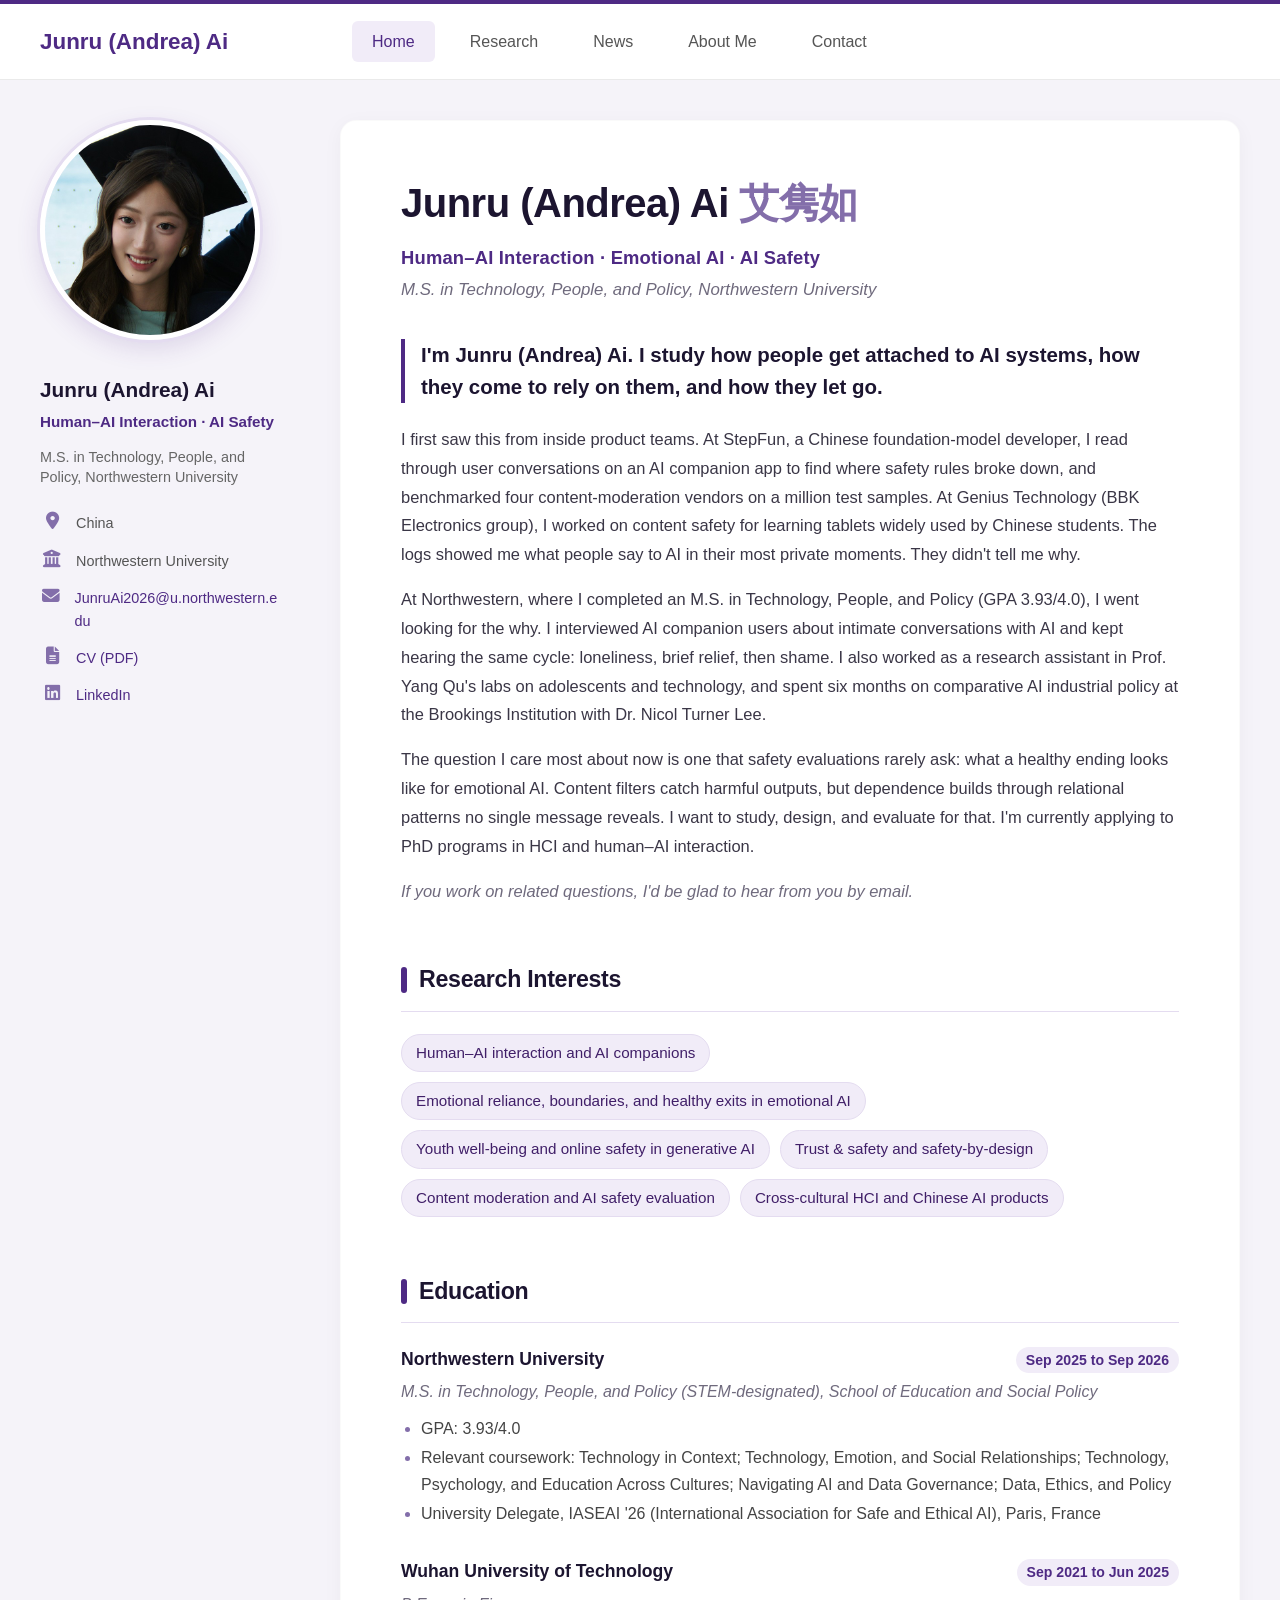
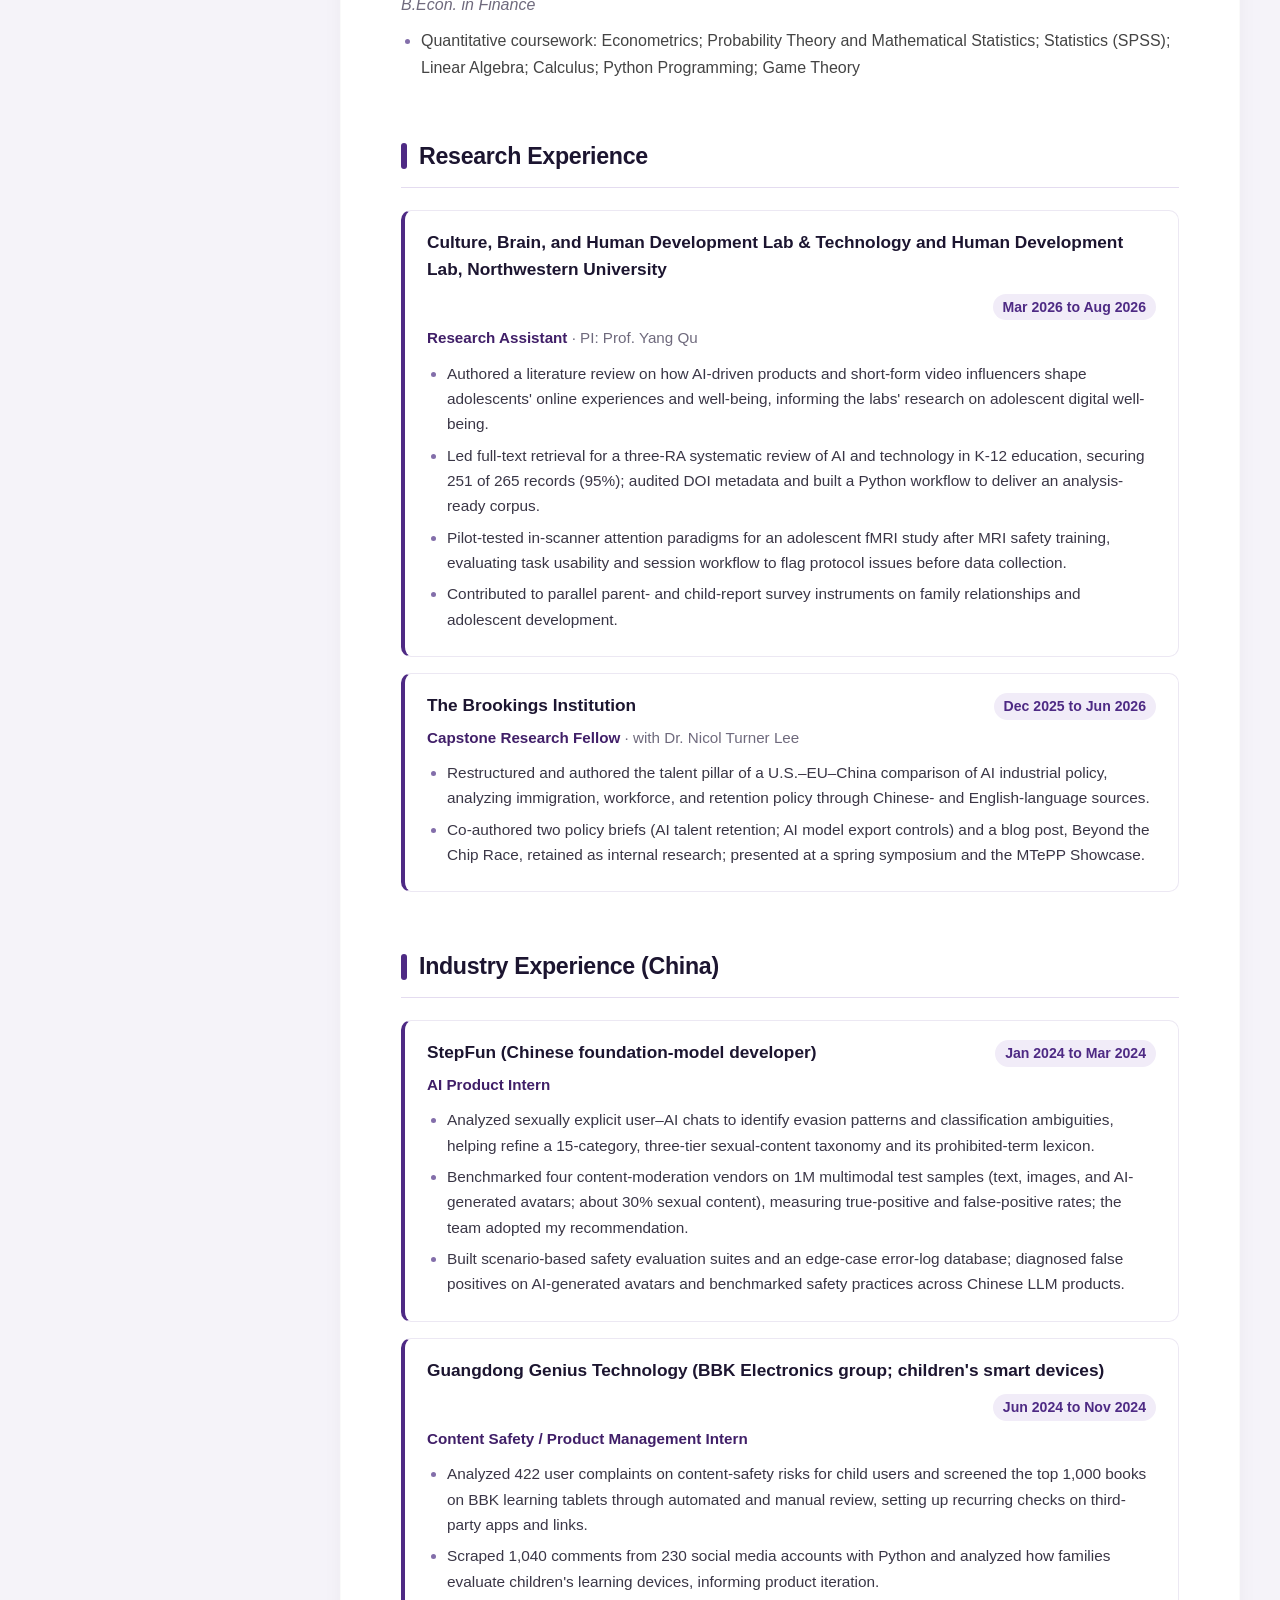
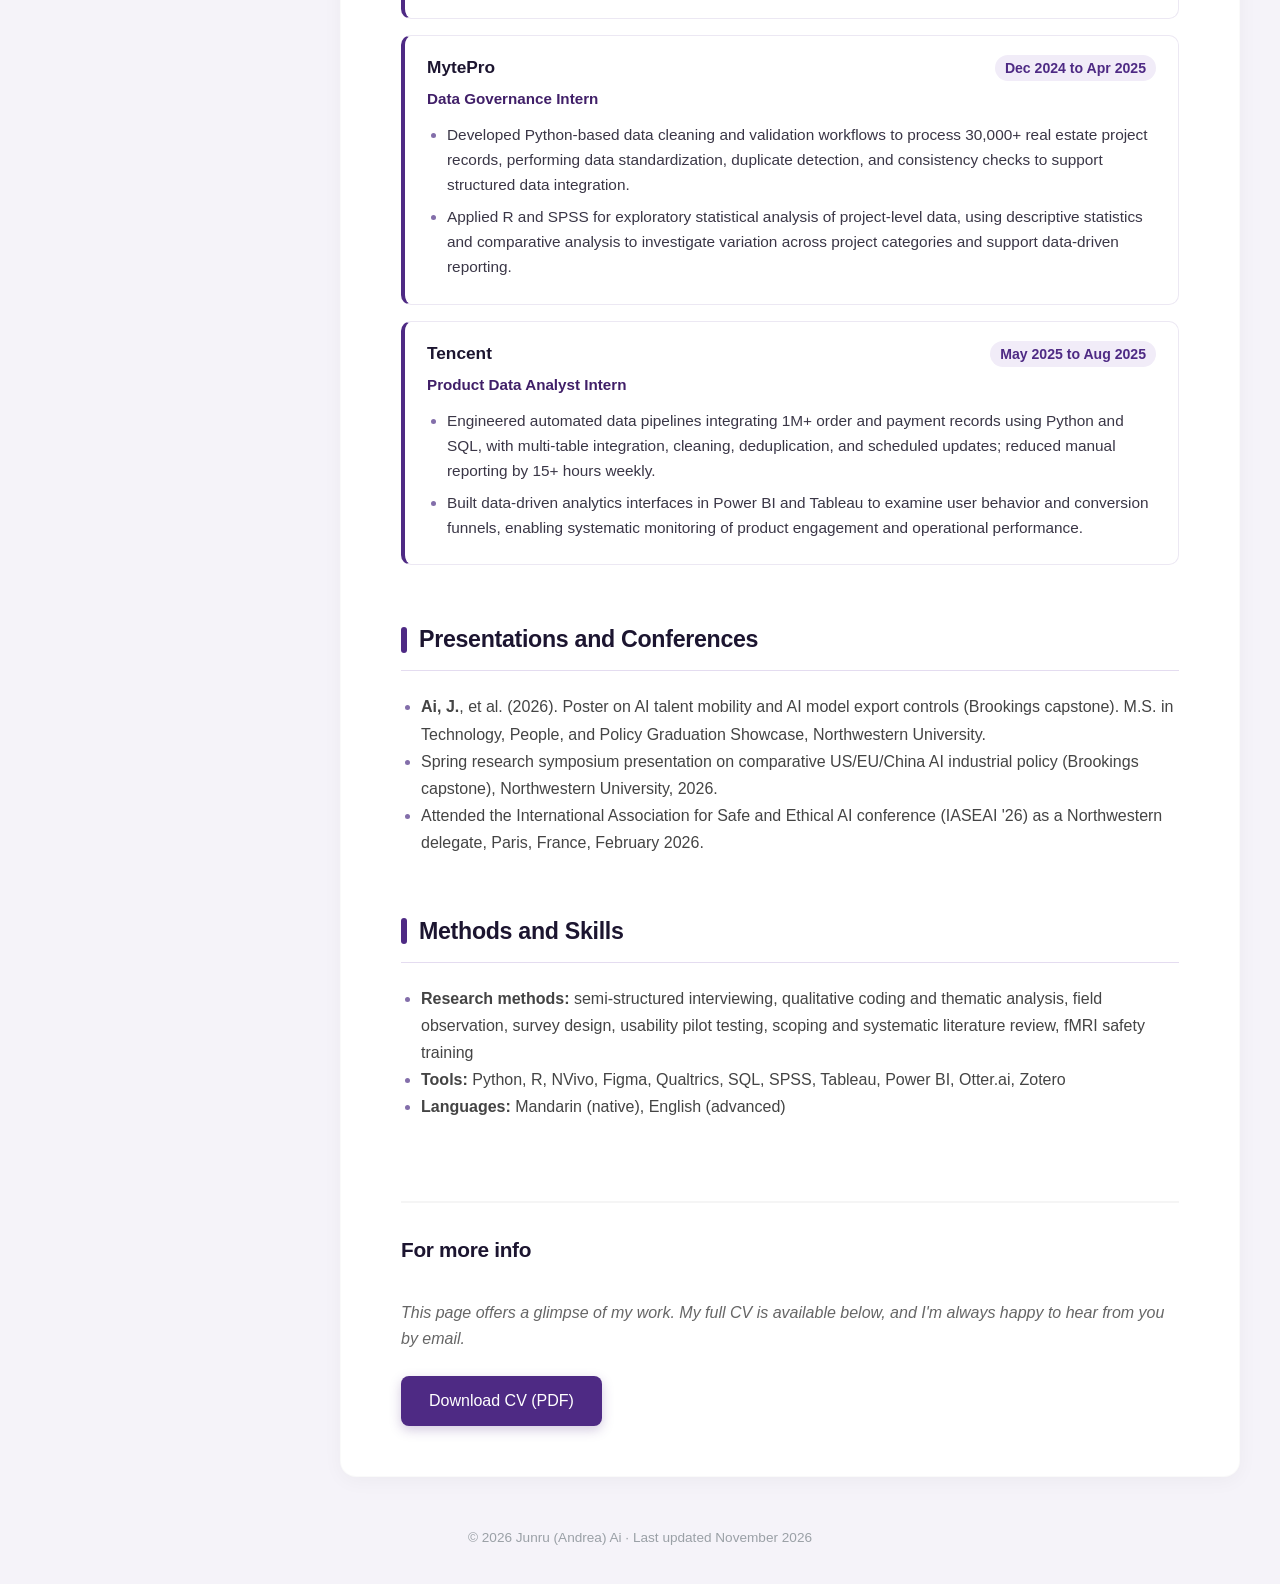
<file: index.html>
<!DOCTYPE html>
<html lang="en">
<head>
    <meta charset="UTF-8">
    <meta name="viewport" content="width=device-width, initial-scale=1.0">
    <title>Junru (Andrea) Ai</title>
    <meta name="description" content="Junru (Andrea) Ai: human-AI interaction, emotional AI, and AI safety. How people attach to, rely on, and disengage from AI. M.S., Northwestern University.">
    <link rel="icon" href="images/profile.jpg">
    <link href="https://cdnjs.cloudflare.com/ajax/libs/font-awesome/6.7.2/css/all.min.css" rel="stylesheet">
    <link rel="stylesheet" href="style.css">
</head>
<body>
    <header>
        <nav>
            <a href="index.html" class="nav-brand">Junru (Andrea) Ai</a>
            <button class="nav-toggle" type="button" aria-label="Menu" aria-expanded="false">☰</button>
            <div class="nav-links">
                <a href="index.html" class="nav-btn active">Home</a>
                <a href="research.html" class="nav-btn">Research</a>
                <a href="news.html" class="nav-btn">News</a>
                <a href="aboutme.html" class="nav-btn">About Me</a>
                <a href="contact.html" class="nav-btn">Contact</a>
            </div>
        </nav>
    </header>

    <div class="container">
        <aside class="sidebar" id="sidebar-container"></aside>

        <main class="main-content" id="home-content">
            <h1 class="main-header-name" id="home-name"></h1>
            <div class="main-header-title" id="home-title"></div>
            <div class="main-header-dept" id="home-dept"></div>
            <div class="bio-text" id="home-bio"></div>

            <h2 class="section-title" id="interests-title"></h2>
            <div id="interests-list"></div>

            <h2 class="section-title" id="edu-title"></h2>
            <ul class="content-list" id="edu-list"></ul>

            <h2 class="section-title" id="exp1-title"></h2>
            <div class="experience-compact-list" id="exp1-list"></div>

            <h2 class="section-title" id="exp2-title"></h2>
            <div class="experience-compact-list" id="exp2-list"></div>

            <h2 class="section-title" id="list1-title"></h2>
            <ul class="bullet-list" id="list1"></ul>

            <h2 class="section-title" id="list2-title"></h2>
            <ul class="bullet-list" id="list2"></ul>

            <div class="footer-section">
                <h2 class="section-title" id="footer-title" style="margin-top:0; border:none; font-size:1.3rem;"></h2>
                <p class="footer-note" id="footer-note"></p>
                <a href="#" class="btn-download" id="btn-cv" target="_blank" rel="noopener"></a>
            </div>
        </main>
    </div>
    <footer class="site-footer">© <span id="year">2026</span> Junru (Andrea) Ai · Last updated November 2026</footer>

    <script src="sidebar_data.js"></script>
    <script src="home_data.js"></script>
    <script src="main.js"></script>
</body>
</html>
</file>
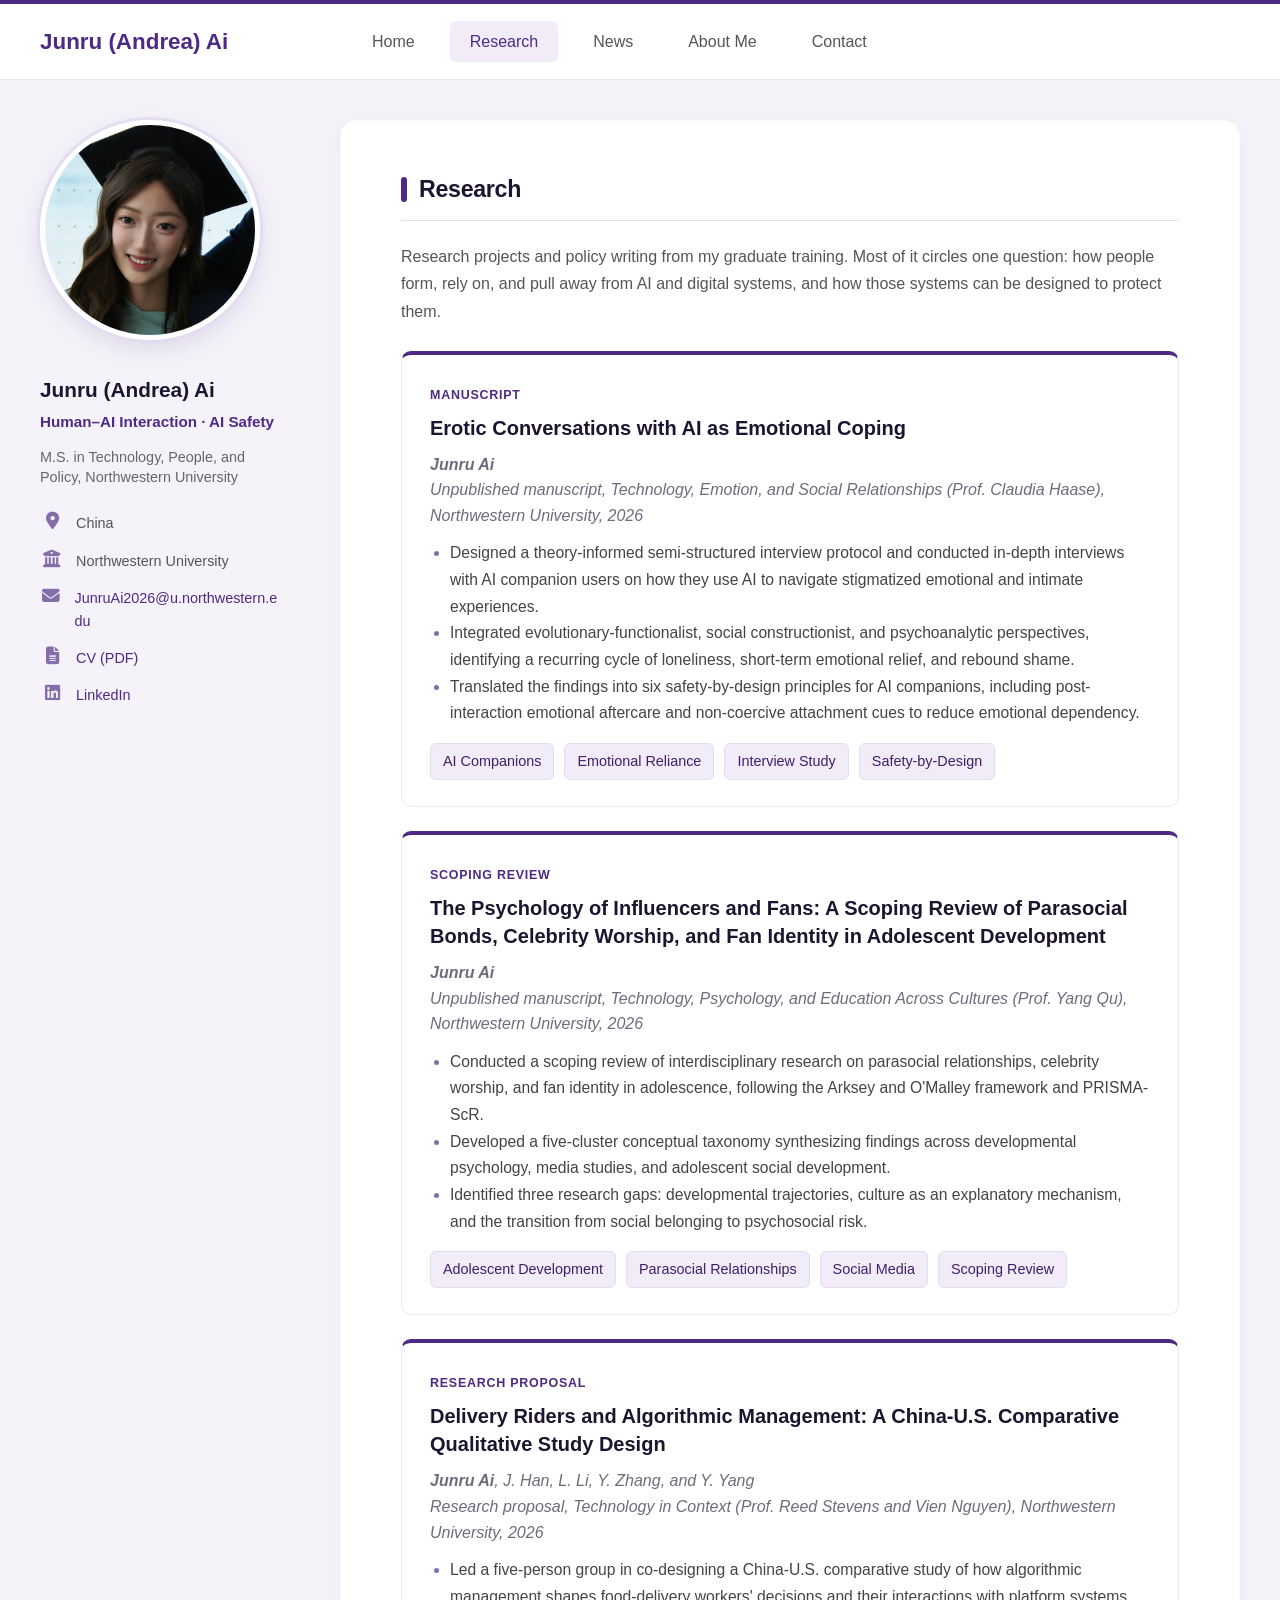
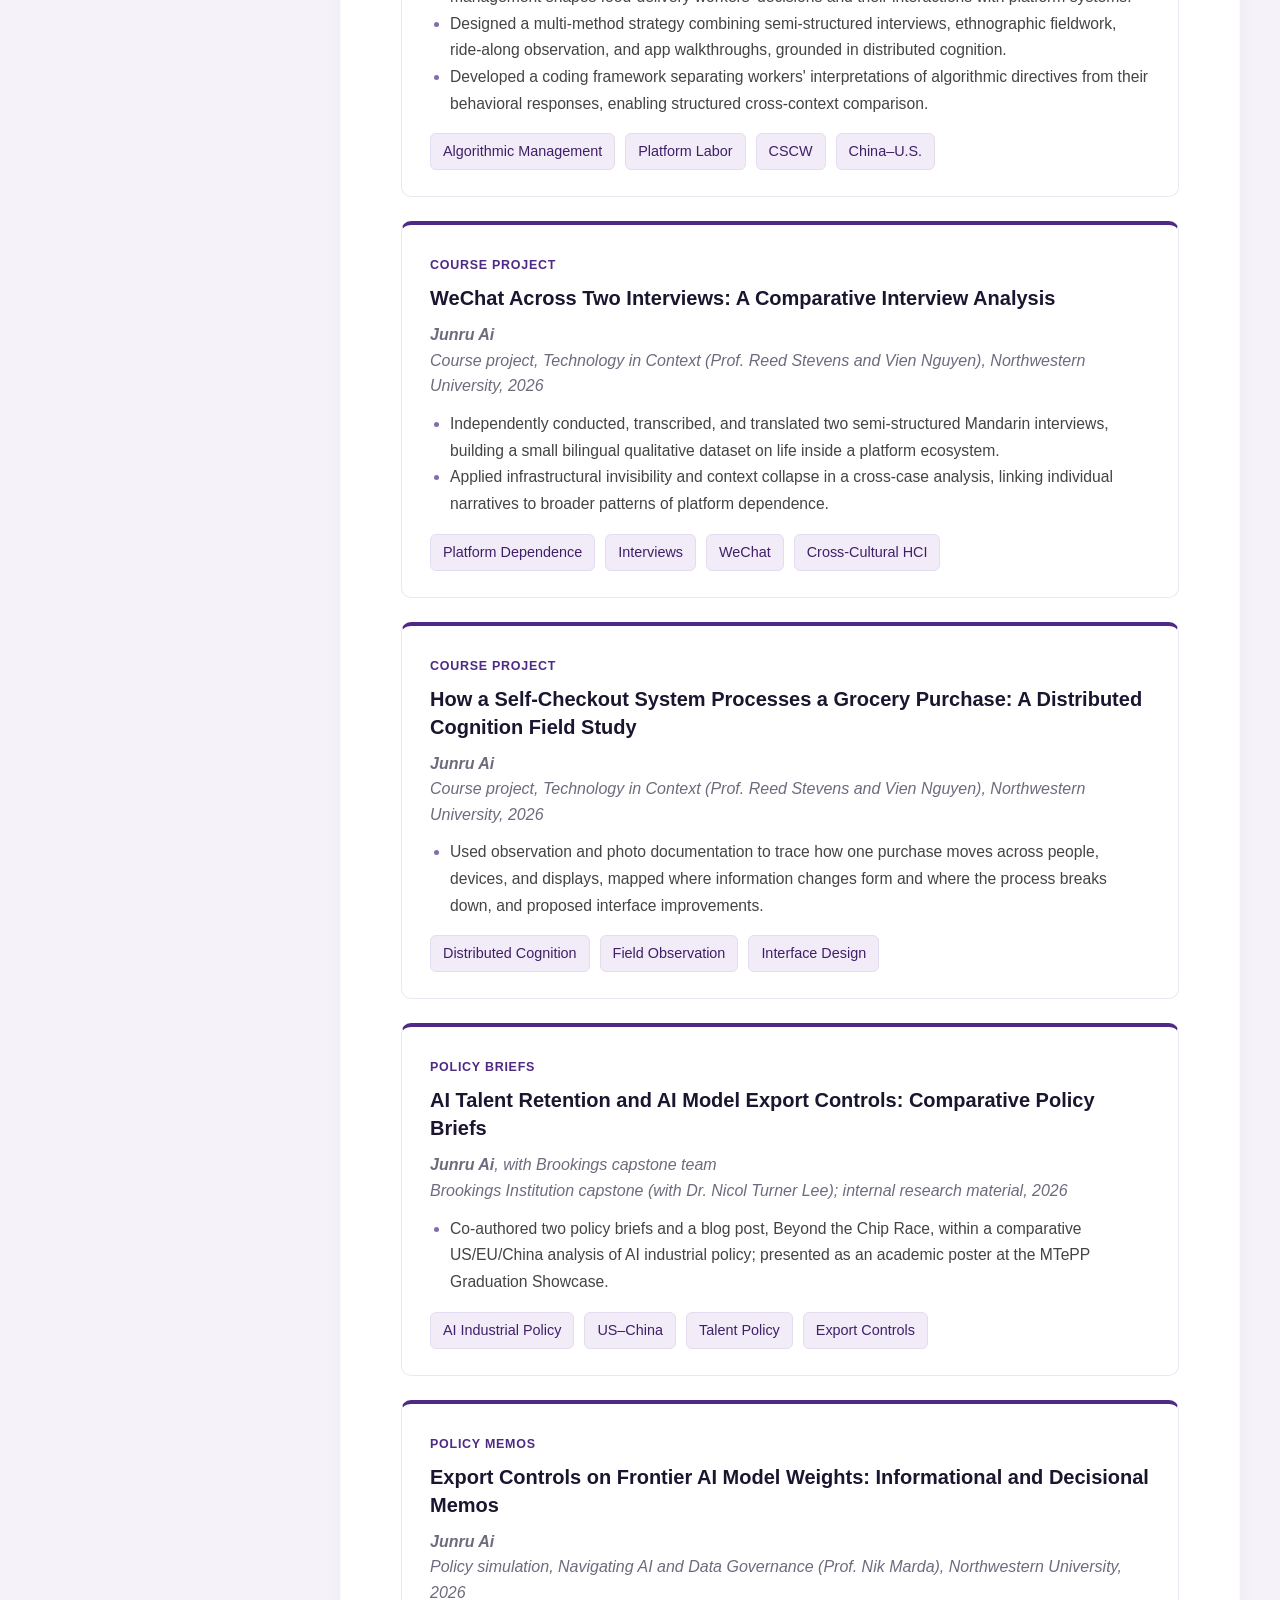
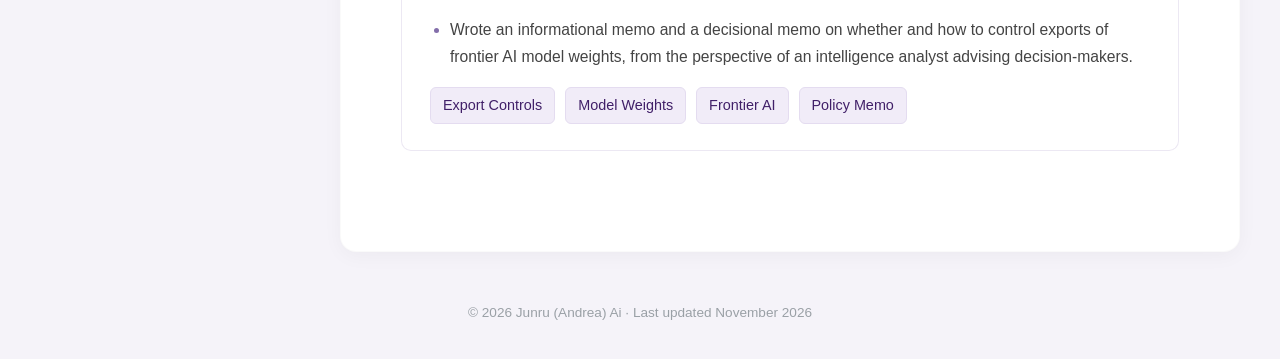
<file: research.html>
<!DOCTYPE html>
<html lang="en">
<head>
    <meta charset="UTF-8">
    <meta name="viewport" content="width=device-width, initial-scale=1.0">
    <title>Research | Junru Ai</title>
    <meta name="description" content="Junru (Andrea) Ai: human-AI interaction, emotional AI, and AI safety. How people attach to, rely on, and disengage from AI. M.S., Northwestern University.">
    <link rel="icon" href="images/profile.jpg">
    <link href="https://cdnjs.cloudflare.com/ajax/libs/font-awesome/6.7.2/css/all.min.css" rel="stylesheet">
    <link rel="stylesheet" href="style.css">
</head>
<body>
    <header>
        <nav>
            <a href="index.html" class="nav-brand">Junru (Andrea) Ai</a>
            <button class="nav-toggle" type="button" aria-label="Menu" aria-expanded="false">☰</button>
            <div class="nav-links">
                <a href="index.html" class="nav-btn">Home</a>
                <a href="research.html" class="nav-btn active">Research</a>
                <a href="news.html" class="nav-btn">News</a>
                <a href="aboutme.html" class="nav-btn">About Me</a>
                <a href="contact.html" class="nav-btn">Contact</a>
            </div>
        </nav>
    </header>

    <div class="container">
        <aside class="sidebar" id="sidebar-container"></aside>

        <main class="main-content">
            <h2 class="section-title" style="margin-top:0;">Research</h2>
            <p class="pub-intro" id="pub-intro"></p>
            <div id="pub-list"></div>
        </main>
    </div>
    <footer class="site-footer">© <span id="year">2026</span> Junru (Andrea) Ai · Last updated November 2026</footer>

    <script src="sidebar_data.js"></script>
    <script src="pub_data.js"></script>
    <script src="main.js"></script>
</body>
</html>
</file>
<file: style.css>
:root {
    --accent: #4E2A84;        /* Northwestern purple; change here to re-theme the whole site */
    --accent-dark: #3a1f63;
    --accent-soft: #f1ecf8;
}
/* style.css */

/* --- 全局设置 --- */
* { box-sizing: border-box; margin: 0; padding: 0; }

body {
    font-family: -apple-system, BlinkMacSystemFont, "Segoe UI", Roboto, "Helvetica Neue", Arial, "PingFang SC", "Hiragino Sans GB", "Microsoft YaHei", sans-serif;
    line-height: 1.6;
    color: #333;
    background-color: #f4f6f9;
}

a { color: var(--accent); text-decoration: none; transition: color 0.2s; }
a:hover { color: var(--accent-dark); text-decoration: none; }

/* --- 顶部导航栏 --- */
header {
    background-color: rgba(255, 255, 255, 0.95);
    backdrop-filter: blur(10px);
    border-bottom: 1px solid #eaeaea;
    position: sticky;
    top: 0;
    z-index: 9999; /* ✅ 提高层级，避免手机端被内容盖住 */
    width: 100%;
    height: 80px;
    display: flex;
    align-items: center;
}

nav {
    max-width: 1450px;
    width: 100%;
    margin: 0 auto;
    padding: 0 40px;
    height: 100%;
    display: flex;
    justify-content: flex-start;
    align-items: center;
    gap: 12px;
}

/* 名字 (Logo) */
.nav-brand {
    font-weight: 700;
    font-size: 1.4rem;
    color: #222;
    cursor: pointer;
    width: 240px;
    flex-shrink: 0;
}

/* ✅ 手机端汉堡按钮（默认隐藏，移动端显示） */
.nav-toggle {
    display: none;
    margin-left: auto;
    border: 0;
    background: transparent;
    font-size: 22px;
    padding: 10px 12px;
    cursor: pointer;
    color: #333;
}

/* 导航链接组 */
.nav-links {
    display: flex;
    align-items: center;
    margin-left: 60px;
    gap: 15px;
}

.nav-btn {
    font-size: 1rem;
    color: #555;
    font-weight: 500;
    padding: 8px 20px;
    border-radius: 6px;
    transition: all 0.2s ease;
}

.nav-btn:hover, .nav-btn.active {
    color: var(--accent);
    background-color: var(--accent-soft);
}

.fa-cog { color: #999; cursor: pointer; margin-left: 20px; transition: color 0.2s; }
.fa-cog:hover { color: #555; }


/* --- 核心布局 --- */
.container {
    max-width: 1450px;
    margin: 0 auto;
    padding: 40px 40px;
    display: flex;
    gap: 60px;
    align-items: flex-start;
}

/* --- 左侧侧边栏 (Sidebar) --- */
.sidebar {
    width: 240px;
    flex-shrink: 0;
    text-align: left;

    position: sticky;
    top: 110px; /* Header(80) + 视觉间距(30) */

    height: fit-content;
}

.profile-img {
    width: 100%;
    max-width: 220px;
    aspect-ratio: 1/1;
    border-radius: 50%;
    object-fit: cover;
    margin-bottom: 25px;
    box-shadow: 0 8px 25px rgba(0,0,0,0.1);
    border: 5px solid #fff;
}

.sidebar-name { font-size: 1.3rem; font-weight: 700; color: #111; margin-bottom: 5px; }
.sidebar-title { font-size: 0.95rem; color: #555; margin-bottom: 15px; line-height: 1.4; }
.sidebar-school { font-size: 0.9rem; color: #666; margin-bottom: 25px; line-height: 1.4; }

.sidebar-info { list-style: none; font-size: 0.95rem; color: #555; }
.sidebar-info li { margin-bottom: 14px; display: flex; align-items: center; }
.sidebar-info i { width: 24px; margin-right: 12px; color: #777; text-align: center; font-size: 1.1rem; }


/* --- 右侧主要内容 (Main Content) --- */
.main-content {
    flex-grow: 1;
    max-width: 100%;

    background-color: #fff;
    padding: 50px 60px;
    border-radius: 16px;
    box-shadow: 0 4px 20px rgba(0,0,0,0.04);
    border: 1px solid rgba(0,0,0,0.02);
}

.main-header-name { font-size: 2.5rem; font-weight: 700; margin-bottom: 8px; color: #111; letter-spacing: -0.5px;}
.main-header-title { font-size: 1.2rem; font-weight: 600; color: #444; margin-bottom: 5px; }
.main-header-dept { font-style: italic; color: #777; margin-bottom: 35px; font-size: 1.05rem; }
.bio-text p { margin-bottom: 20px; text-align: justify; color: #333; font-size: 1.05rem; line-height: 1.7; }
.section-title { font-size: 1.6rem; font-weight: 700; margin-top: 60px; margin-bottom: 25px; padding-bottom: 15px; border-bottom: 1px solid #f0f0f0; color: #222; letter-spacing: -0.3px; }

/* 列表样式 */
.content-list li { margin-bottom: 30px; }
.list-header { font-weight: 700; color: #111; font-size: 1.1rem; margin-bottom: 6px; }
.list-sub { color: #666; font-style: italic; margin-bottom: 10px; font-size: 1rem;}
ul.bullet-list { list-style-type: disc; margin-left: 20px; color: #444; font-size: 1rem; line-height: 1.7; }

/* --- Publications 专属样式 --- */
.pub-grid {
    display: grid;
    grid-template-columns: 1fr;
    gap: 50px;
    margin-bottom: 50px;
}

.pub-card {
    display: block;
    background: #fff;
    border: 1px solid #f0f0f0;
    border-radius: 10px;
    overflow: hidden;
    text-decoration: none;
    color: inherit;
    transition: transform 0.3s ease, box-shadow 0.3s ease, border-color 0.3s;
    cursor: pointer;
}

.pub-card:hover {
    transform: translateY(-5px);
    box-shadow: 0 12px 30px rgba(0,0,0,0.08);
    border-color: var(--accent-soft);
}

.pub-img-wrapper {
    width: 100%;
    height: auto;
    overflow: visible;
    position: relative;
    border-bottom: 1px solid #f0f0f0;
    background-color: #f8f9fa;
}

.pub-img-wrapper img {
    width: 100%;
    height: auto;
    display: block;
    object-fit: contain;
    filter: grayscale(100%);
    transition: filter 0.4s ease;
}

.pub-card:hover .pub-img-wrapper img {
    filter: grayscale(0%);
}

.pub-img-placeholder {
    width: 100%;
    height: 100%;
    display: flex;
    align-items: center;
    justify-content: center;
    color: #8a8f98;
    font-size: 1rem;
    font-weight: 600;
    letter-spacing: 0.3px;
    border: 2px dashed #d8dee6;
    background: #f8f9fa;
}

.pub-content { padding: 30px; }
.pub-title { font-size: 1.5rem; font-weight: 700; color: #222; margin-bottom: 10px; }
.pub-card:hover .pub-title { color: var(--accent); }
.pub-meta { font-size: 1rem; color: #666; margin-bottom: 15px; font-style: italic; }
.pub-keywords { margin-top: 20px; display: flex; flex-wrap: wrap; gap: 10px; }
.keyword-tag { background-color: #f1f5f9; color: #475569; font-size: 0.9rem; padding: 6px 12px; border-radius: 6px; border: 1px solid #e2e8f0; }

.experience-compact-list {
    display: grid;
    gap: 12px;
}

.experience-compact-card {
    display: block;
    text-decoration: none;
    color: inherit;
    border: 1px solid #eceff3;
    border-radius: 10px;
    padding: 14px 16px;
    background: #fafbfc;
    transition: border-color 0.2s ease, box-shadow 0.2s ease, transform 0.2s ease;
}

.experience-compact-card:hover {
    border-color: #cfd9e5;
    box-shadow: 0 6px 16px rgba(0, 0, 0, 0.06);
    transform: translateY(-1px);
}

.experience-row-top {
    display: flex;
    align-items: baseline;
    gap: 10px;
}

.experience-lab {
    font-weight: 700;
    color: #1f2937;
}

.experience-role {
    color: #4b5563;
    font-size: 0.95rem;
}

.experience-time {
    margin-left: auto;
    color: #6b7280;
    font-size: 0.92rem;
    white-space: nowrap;
}

.experience-row-sub {
    margin-top: 6px;
    color: #6b7280;
    font-size: 0.92rem;
    line-height: 1.45;
}

.experience-row-sub-advisor {
    margin-top: 4px;
    color: #6b7280;
    font-size: 0.9rem;
}

.experience-project-link {
    color: var(--accent);
    text-decoration: none;
    border-bottom: 1px dashed #9bbfe7;
}

.experience-project-link:hover {
    color: #084b8a;
    border-bottom-color: #084b8a;
}

.experience-row-sub-advisor a {
    color: var(--accent);
    text-decoration: none;
}

.experience-row-sub-advisor a:hover {
    text-decoration: underline;
}

/* Research 页面 */
.project-block { margin-bottom: 50px; border: 1px solid #f0f0f0; padding: 30px; border-radius: 12px; background: #fafafa;}
.proj-title { font-size: 1.4rem; font-weight: 700; color: #222; margin-bottom: 8px; }
.proj-desc p { font-size: 1rem; }

/* Footer */
.footer-section { margin-top: 80px; padding-top: 30px; border-top: 2px solid #f5f5f5; }
.footer-note { font-style: italic; color: #666; margin-bottom: 25px; font-size: 1rem; }
.btn-download { display: inline-block; background-color: #374151; color: #fff; padding: 12px 28px; border-radius: 8px; font-weight: 500; font-size: 1rem; box-shadow: 0 4px 10px rgba(0,0,0,0.1); }
.btn-download:hover { background-color: #1f2937; transform: translateY(-2px); color: #fff; }

/* ===========================
   ✅ 手机/平板适配（关键修复）
   =========================== */
@media (max-width: 1000px) {

    /* ✅ header/nav 不要固定高度，否则菜单展开会溢出压住正文 */
    header { height: auto; }
    nav {
        padding: 10px 16px;
        height: auto;
        position: relative;     /* 给 dropdown 做定位 */
        flex-wrap: nowrap;
    }

    /* 页面从左右两列改成上下 */
    .container {
        flex-direction: column;
        gap: 24px;
        padding: 18px 16px;
    }

    .sidebar {
        width: 100%;
        text-align: center;
        position: static;
        top: auto;
    }

    .profile-img { margin-left: auto; margin-right: auto; }
    .main-content { padding: 22px 18px; }

    /* ✅ 手机端显示汉堡按钮 */
    .nav-brand { width: auto; }
    .nav-toggle {
        display: inline-flex;
        margin-left: auto;
    }

    /* ✅ 下拉菜单：默认隐藏；展开时作为 dropdown 出现（有白底，不透明） */
    .nav-links {
        display: none;
        position: absolute;
        top: 100%;              /* 紧贴 nav 底部 */
        left: 0;
        right: 0;

        background: rgba(255, 255, 255, 0.98);  /* ✅ 不透明白底 */
        backdrop-filter: blur(10px);

        border-bottom: 1px solid #eaeaea;
        box-shadow: 0 12px 30px rgba(0,0,0,0.08);

        margin-left: 0;
        padding: 10px 12px 14px;

        flex-direction: column;
        align-items: stretch;
        gap: 8px;

        z-index: 9999;          /* ✅ 确保盖在内容上 */
    }

    .nav-btn {
        display: block;
        padding: 10px 12px;
        border-radius: 10px;
    }

    /* ✅ 打开状态 */
    nav.nav-open .nav-links {
        display: flex;
    }
}

/* ===========================
   Additions for Junru's sites
   =========================== */
html { overflow-x: hidden; }
.sidebar-info li { align-items: flex-start; }
.sidebar-info a { word-break: break-word; }

/* Research interests as chips */
#interests-list { display: flex; flex-wrap: wrap; gap: 10px; }
.interest-chip { background: var(--accent-soft); color: var(--accent-dark); padding: 6px 14px; border-radius: 999px; font-size: 0.95rem; font-weight: 500; }

/* Education rows */
.content-list { list-style: none; }
.list-header-row { display: flex; justify-content: space-between; gap: 16px; align-items: baseline; flex-wrap: wrap; }
.list-period, .experience-time { color: #6b7280; font-size: 0.95rem; white-space: nowrap; }

/* Experience cards with bullets */
.experience-compact-list { gap: 16px; }
.experience-compact-card { padding: 18px 20px; }
.experience-compact-card:hover { transform: none; }
.experience-row-top { justify-content: space-between; flex-wrap: wrap; }
.experience-lab { font-size: 1.05rem; }
.experience-role { display: block; margin: 4px 0 8px; font-style: italic; }
.experience-sup { font-style: normal; color: #6b7280; }
.experience-compact-card ul.bullet-list { font-size: 0.97rem; }
.experience-compact-card ul.bullet-list li { margin-bottom: 4px; }

/* Research cards without detail pages */
.pub-grid { gap: 24px; }
.pub-card.static { cursor: default; }
.pub-card.static:hover { transform: none; box-shadow: 0 6px 18px rgba(0,0,0,0.05); }
.pub-card.static:hover .pub-title { color: #222; }
.pub-content { padding: 26px 28px; }
.pub-title { font-size: 1.25rem; line-height: 1.4; }
.pub-type { display: inline-block; font-size: 0.78rem; font-weight: 700; letter-spacing: 0.06em; text-transform: uppercase; color: var(--accent); margin-bottom: 8px; }
.pub-meta { margin-bottom: 12px; }
.pub-card ul.bullet-list { font-size: 0.98rem; }
.pub-keywords { margin-top: 16px; }
.pub-intro { color: #555; margin-bottom: 26px; line-height: 1.7; }

/* News */
.news-year { font-size: 1.4rem; font-weight: 800; color: #222; margin: 26px 0 8px; }
.news-year-block:first-child .news-year { margin-top: 0; }
.news-list { list-style: none; border-left: 2px solid var(--accent-soft); margin-left: 4px; }
.news-list li { display: grid; grid-template-columns: 76px 1fr; gap: 12px; padding: 8px 0 8px 18px; line-height: 1.7; color: #333; }
.news-date { font-weight: 700; color: var(--accent); white-space: nowrap; }

/* About */
.about-intro p { margin: 0 0 12px; line-height: 1.85; color: #444; }
.about-section { margin-top: 30px; }
.about-section h3 { font-size: 1.2rem; color: #222; margin: 0 0 10px; border-left: 4px solid var(--accent); padding-left: 10px; }
.about-desc { margin: 0 0 14px; color: #444; line-height: 1.8; }
.media-grid { display: grid; grid-template-columns: repeat(2, minmax(0, 1fr)); gap: 16px; }
.media-grid.single { grid-template-columns: minmax(0, 1fr); max-width: 640px; }
.media-block { margin: 0; }
.media-visual { aspect-ratio: 4 / 3; overflow: hidden; border-radius: 10px; background: #eee; }
.media-visual img { width: 100%; height: 100%; object-fit: cover; display: block; }
.media-title { margin-top: 8px; font-size: 0.92rem; color: #666; }

/* Contact */
.contact-intro p { margin: 0 0 10px; line-height: 1.85; color: #444; }
.contact-list { display: flex; flex-direction: column; gap: 6px; margin-top: 14px; }
.contact-row { display: grid; grid-template-columns: 22px 110px minmax(0, 1fr) auto; gap: 10px; align-items: baseline; padding: 6px 0; }
.contact-row i { color: #555; }
.contact-label { font-weight: 700; color: #222; }
.contact-value { color: #444; word-break: break-word; }
.contact-note { margin-left: 8px; font-size: 0.9rem; color: #777; font-style: italic; }
.copy-btn { border: 0; background: transparent; color: var(--accent); cursor: pointer; font-size: 0.95rem; font-weight: 600; }
.copy-btn:hover { text-decoration: underline; }
.contact-footer { margin-top: 18px; color: #555; line-height: 1.8; }

/* Site footer */
.site-footer { text-align: center; color: #9aa0a6; font-size: 0.85rem; padding: 10px 16px 36px; }

@media (max-width: 1000px) {
    .main-header-name { font-size: 2rem; }
    .section-title { margin-top: 44px; font-size: 1.4rem; }
    .bio-text p { text-align: left; }
    .sidebar-info { display: inline-block; text-align: left; }
    .profile-img { max-width: 180px; }
}
@media (max-width: 640px) {
    .media-grid { grid-template-columns: minmax(0, 1fr); }
    .news-list li { grid-template-columns: 1fr; gap: 0; }
    .contact-row { grid-template-columns: 22px minmax(0, 1fr) auto; }
    .contact-label { display: none; }
    .pub-content { padding: 20px; }
    .experience-compact-card { padding: 14px 14px; }
}
.content-list ul li { margin-bottom: 2px; }
.sidebar-info li { font-size: 0.9rem; }
.name-alt { white-space: nowrap; }

/* ===========================
   Hierarchy + Northwestern purple refresh (Nov 2026)
   =========================== */
:root {
    --accent: #4E2A84;
    --accent-dark: #401F68;
    --accent-mid: #836EAA;
    --accent-soft: #F1ECF8;
    --accent-line: #E4DCF0;
    --ink: #1c1530;
    --text: #3a3646;
    --muted: #6f6a7d;
}
body { color: var(--text); background: #f5f3f9; }
header { border-top: 4px solid var(--accent); }
.nav-brand { color: var(--accent); }

/* Header block */
.main-header-name { color: var(--ink); }
.name-alt { color: var(--accent-mid); font-weight: 600; }
.main-header-title { color: var(--accent); font-size: 1.15rem; letter-spacing: 0.01em; }
.main-header-dept { color: var(--muted); }

/* Bio: lead sentence stands out, left-aligned for even word spacing */
.bio-text p { text-align: left; color: var(--text); font-size: 1.03rem; line-height: 1.75; margin-bottom: 16px; }
.bio-text p:first-child {
    font-size: 1.28rem; line-height: 1.55; color: var(--ink); font-weight: 600;
    padding-left: 16px; border-left: 4px solid var(--accent); margin-bottom: 22px;
}
.bio-text p:last-child { color: var(--muted); font-style: italic; }

/* Section titles with a purple marker */
.section-title {
    color: var(--ink); font-size: 1.45rem; margin-top: 56px; margin-bottom: 22px;
    padding-bottom: 12px; border-bottom: 1px solid var(--accent-line);
    display: flex; align-items: center; gap: 12px;
}
.section-title::before {
    content: ""; width: 6px; height: 1.1em; border-radius: 3px; background: var(--accent); flex-shrink: 0;
}
.footer-section .section-title::before { display: none; }

/* Interest chips */
.interest-chip { background: var(--accent-soft); color: var(--accent-dark); border: 1px solid var(--accent-line); }

/* Education */
.list-header { color: var(--ink); }
.list-sub { color: var(--muted); }
.list-period, .experience-time {
    color: var(--accent); font-weight: 600; font-size: 0.88rem;
    background: var(--accent-soft); padding: 2px 10px; border-radius: 999px;
}

/* Experience cards: purple left rule, clear name > role > bullets order */
.experience-compact-card {
    background: #fff; border: 1px solid #ece8f3; border-left: 4px solid var(--accent);
    border-radius: 10px; padding: 18px 22px;
}
.experience-compact-card:hover { border-color: var(--accent-line); border-left-color: var(--accent); box-shadow: 0 6px 18px rgba(78,42,132,0.08); }
.experience-lab { color: var(--ink); font-size: 1.08rem; }
.experience-role { color: var(--accent-dark); font-style: normal; font-weight: 600; font-size: 0.95rem; margin: 6px 0 10px; }
.experience-sup { color: var(--muted); font-weight: 400; }
.experience-compact-card ul.bullet-list { color: var(--text); font-size: 0.96rem; line-height: 1.65; }
.experience-compact-card ul.bullet-list li { margin-bottom: 6px; }
ul.bullet-list li::marker { color: var(--accent-mid); }

/* Research page cards */
.pub-card { border-color: #ece8f3; }
.pub-card.static { border-top: 4px solid var(--accent); }
.pub-card.static:hover .pub-title { color: var(--ink); }
.pub-title { color: var(--ink); }
.pub-meta { color: var(--muted); }
.keyword-tag { background: var(--accent-soft); color: var(--accent-dark); border-color: var(--accent-line); }

/* CV button in purple */
.btn-download { background-color: var(--accent); box-shadow: 0 4px 12px rgba(78,42,132,0.25); }
.btn-download:hover { background-color: var(--accent-dark); }

/* Sidebar */
.sidebar-name { color: var(--ink); }
.sidebar-title { color: var(--accent); font-weight: 600; }
.sidebar-info i { color: var(--accent-mid); }
.profile-img { border-color: #fff; box-shadow: 0 0 0 3px var(--accent-line), 0 8px 25px rgba(78,42,132,0.15); }

/* News */
.news-list { border-left-color: var(--accent-line); }
.news-year { color: var(--accent); }

@media (max-width: 1000px) {
    .bio-text p:first-child { font-size: 1.15rem; }
    .section-title { font-size: 1.3rem; margin-top: 42px; }
}
</file>
